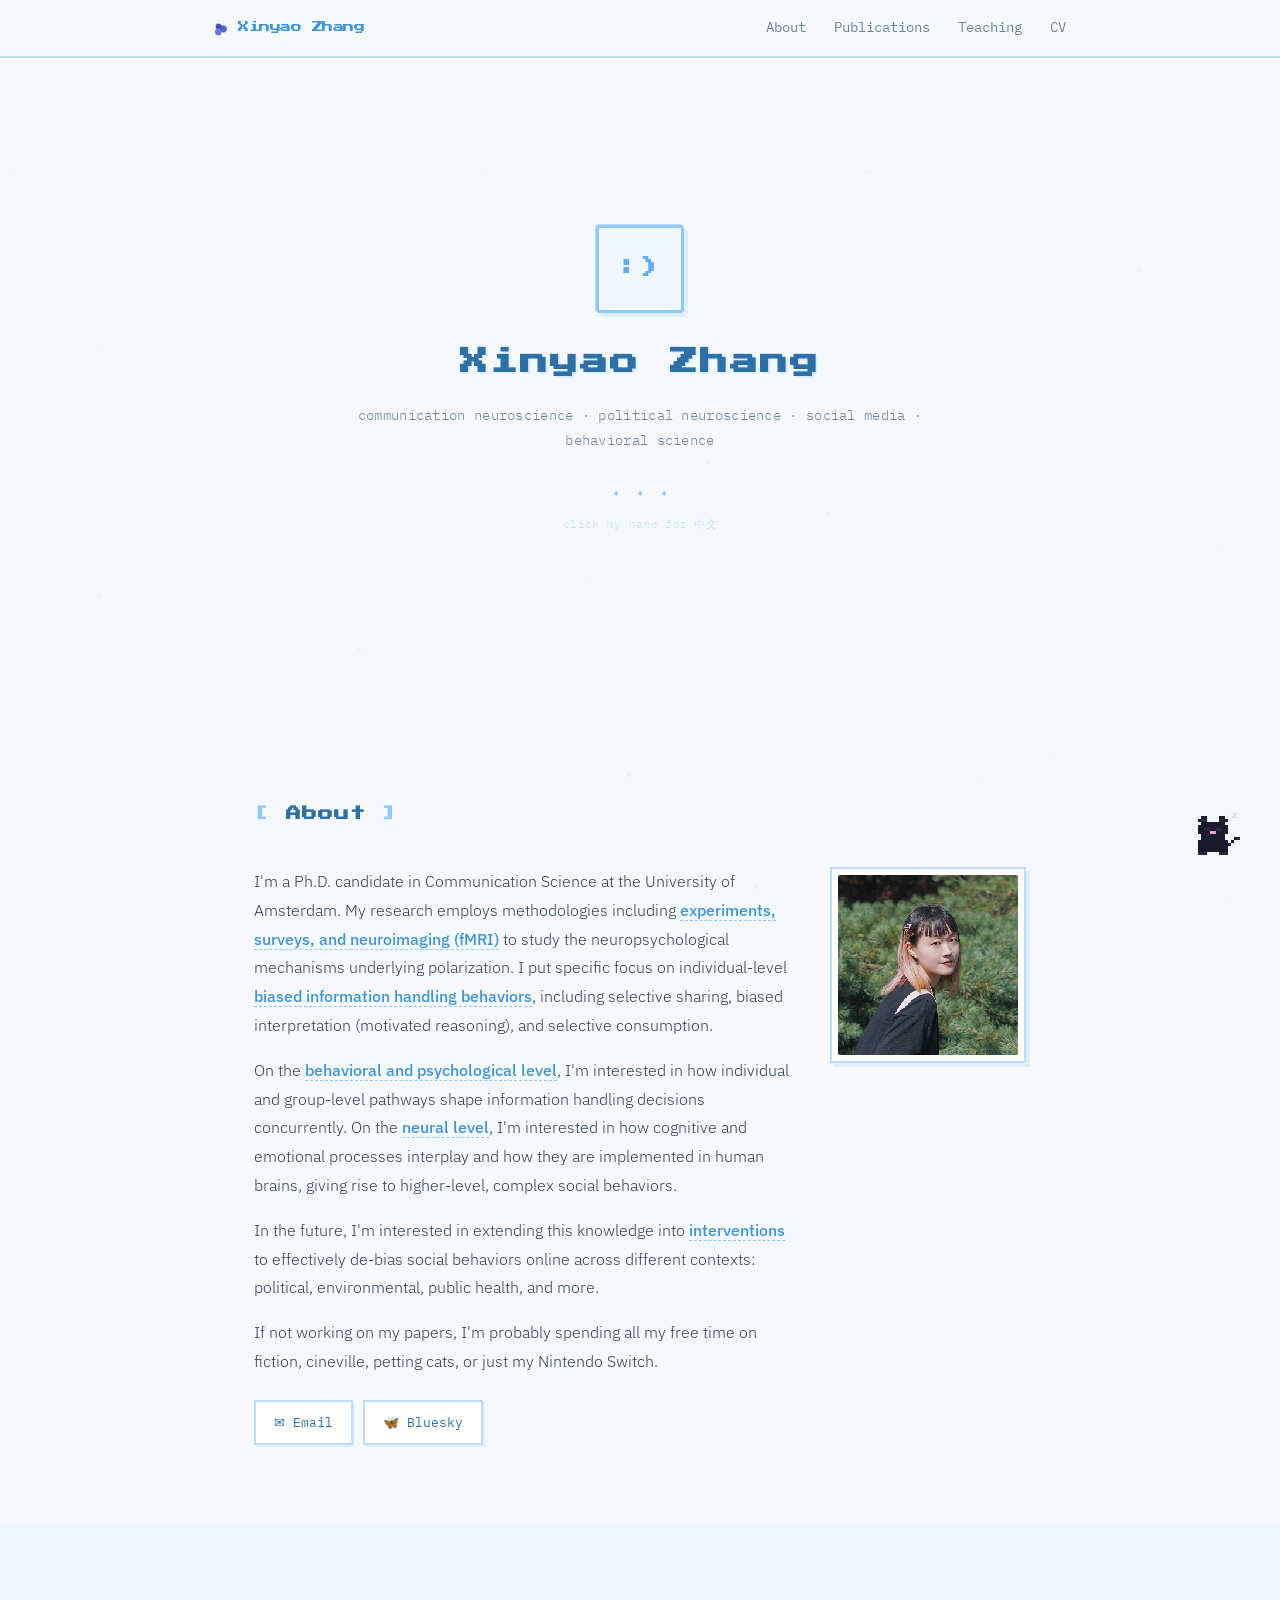
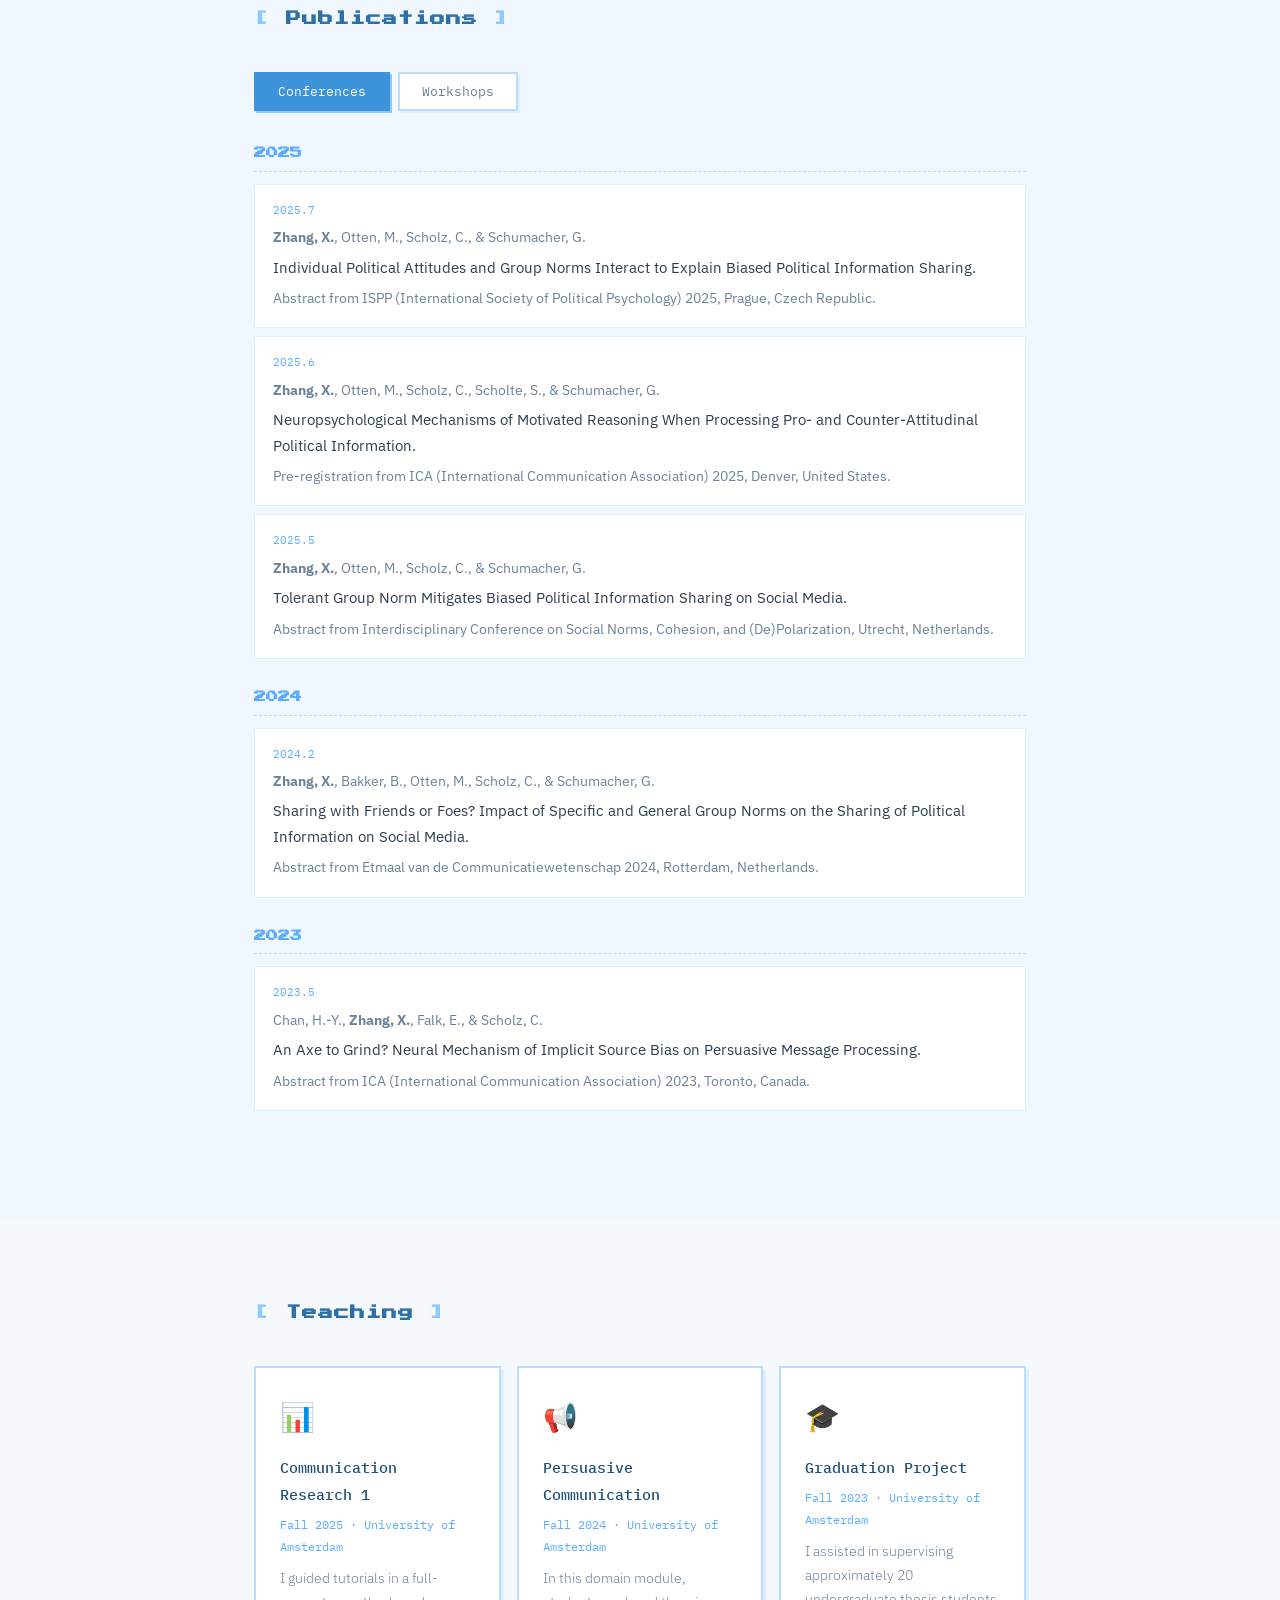
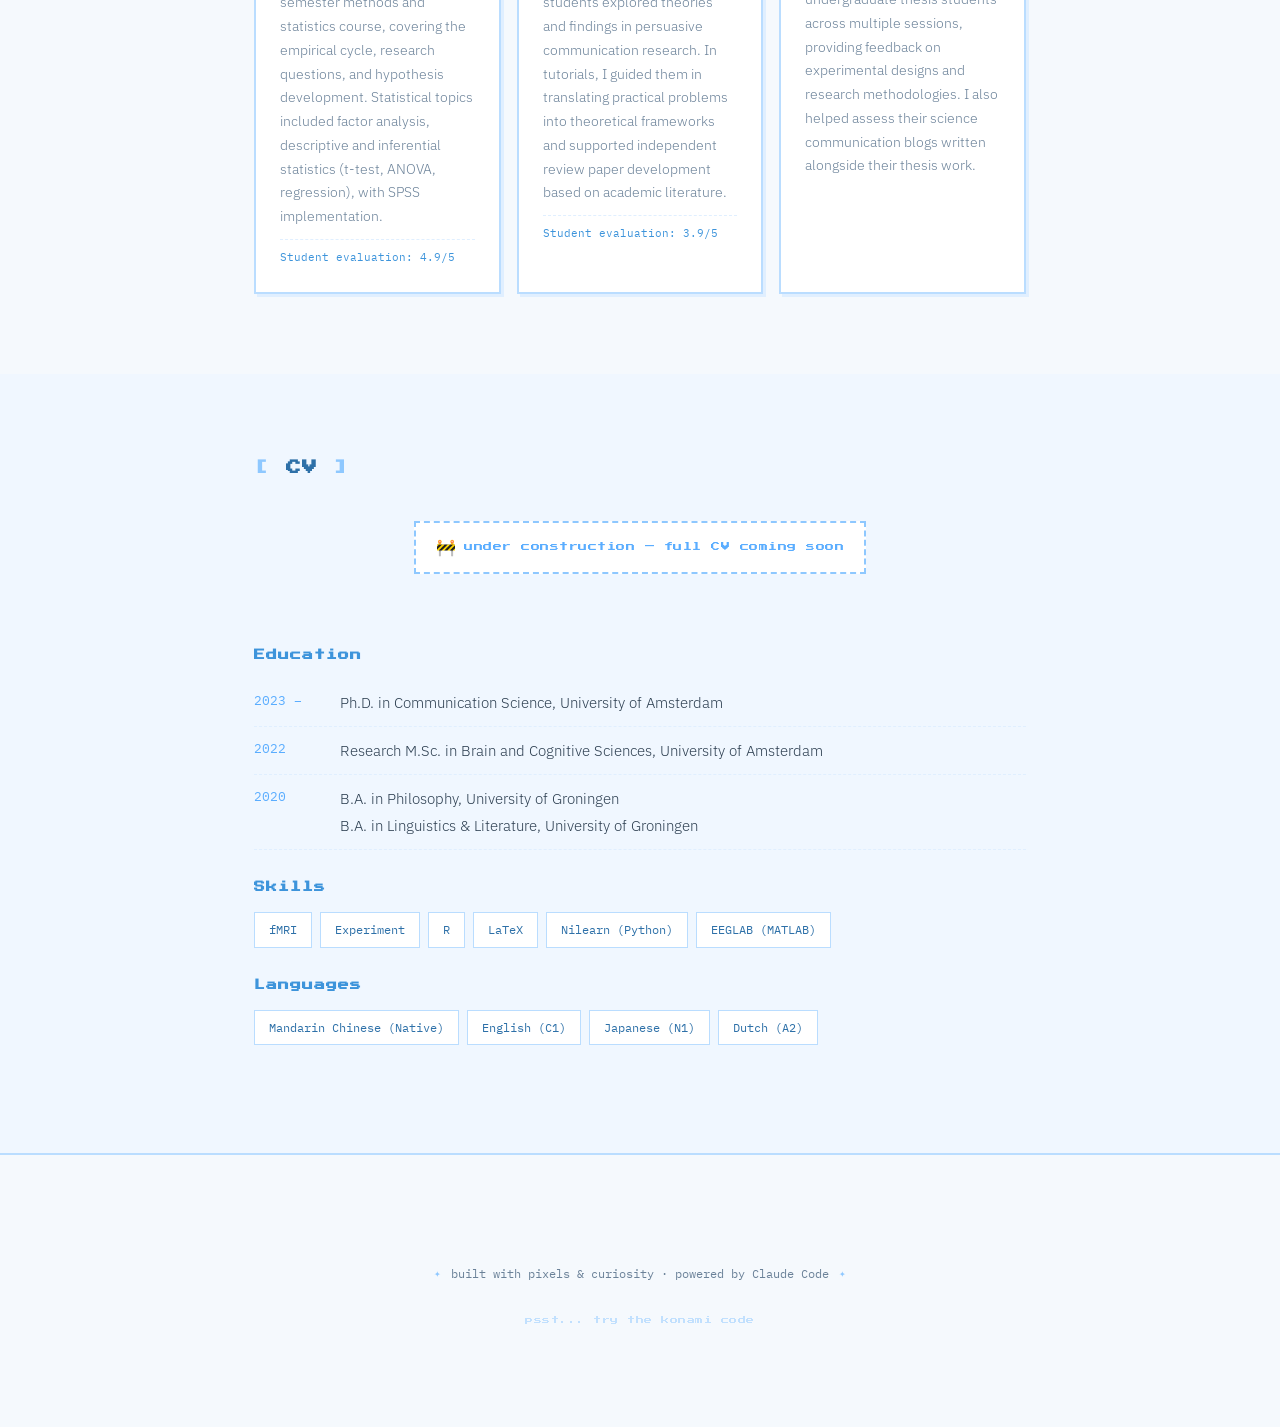
<file: index.html>
<!DOCTYPE html>
<html lang="en">
<head>
  <meta charset="UTF-8">
  <meta name="viewport" content="width=device-width, initial-scale=1.0">
  <title>Xinyao Zhang | Communication Neuroscience Researcher</title>
  <meta name="description" content="Xinyao Zhang (张心瑶) is a Ph.D. candidate in Communication Science at the University of Amsterdam, researching the neuropsychological mechanisms of polarization, biased information handling, and political communication using fMRI and behavioral experiments.">
  <meta name="keywords" content="Xinyao Zhang, 张心瑶, communication neuroscience, political neuroscience, social media, polarization, fMRI, University of Amsterdam, UvA, behavioral science, motivated reasoning">
  <meta name="author" content="Xinyao Zhang">
  <link rel="canonical" href="https://anonymouslimone.github.io/xinyaozhang/">

  <!-- Open Graph (Facebook, LinkedIn, etc.) -->
  <meta property="og:type" content="website">
  <meta property="og:title" content="Xinyao Zhang | Communication Neuroscience Researcher">
  <meta property="og:description" content="Ph.D. candidate at the University of Amsterdam researching neuropsychological mechanisms of polarization and biased information handling.">
  <meta property="og:url" content="https://anonymouslimone.github.io/xinyaozhang/">
  <meta property="og:site_name" content="Xinyao Zhang">
  <meta property="og:locale" content="en_US">

  <!-- Twitter / X -->
  <meta name="twitter:card" content="summary">
  <meta name="twitter:title" content="Xinyao Zhang | Communication Neuroscience Researcher">
  <meta name="twitter:description" content="Ph.D. candidate at the University of Amsterdam researching neuropsychological mechanisms of polarization and biased information handling.">

  <!-- Structured data for Google -->
  <script type="application/ld+json">
  {
    "@context": "https://schema.org",
    "@type": "Person",
    "name": "Xinyao Zhang",
    "alternateName": "张心瑶",
    "url": "https://anonymouslimone.github.io/xinyaozhang/",
    "email": "x.zhang5@uva.nl",
    "jobTitle": "Ph.D. Candidate in Communication Science",
    "affiliation": {
      "@type": "Organization",
      "name": "University of Amsterdam"
    },
    "knowsAbout": ["communication neuroscience", "political neuroscience", "social media", "polarization", "fMRI", "motivated reasoning", "behavioral science"],
    "sameAs": [
      "https://bsky.app/profile/psych-xz.bsky.social"
    ]
  }
  </script>

  <link rel="stylesheet" href="style.css">
  <link rel="icon" href="data:image/svg+xml,<svg xmlns='http://www.w3.org/2000/svg' viewBox='0 0 16 16'><text y='14' font-size='14'>🫐</text></svg>">
</head>
<body>
  <!-- LOADING BAR -->
  <div id="loader-overlay">
    <div class="loader-box">
      <span class="loader-label">loading...</span>
      <div class="loader-track">
        <div class="loader-bar"></div>
      </div>
    </div>
  </div>

  <canvas id="pixel-rain"></canvas>

  <nav id="navbar">
    <div class="nav-inner">
      <a href="#" class="nav-logo">🫐 Xinyao Zhang</a>
      <div class="nav-links">
        <a href="#about">About</a>
        <a href="#publications">Publications</a>
        <a href="#teaching">Teaching</a>
        <a href="#cv">CV</a>
      </div>
      <button class="nav-toggle" aria-label="menu">☰</button>
    </div>
  </nav>

  <main>
    <!-- HERO -->
    <section id="hero">
      <div class="hero-content">
        <div class="pixel-avatar">
          <div class="avatar-placeholder">
            <span>:)</span>
          </div>
        </div>
        <h1 class="glitch-text">
          <span class="name-en">Xinyao Zhang</span>
          <span class="name-zh">张心瑶</span>
        </h1>
        <p class="subtitle">communication neuroscience · political neuroscience · social media · behavioral science</p>
        <div class="hero-decoration">
          <span class="pixel-star">✦</span>
          <span class="pixel-star">✦</span>
          <span class="pixel-star">✦</span>
        </div>
        <p class="name-hint">click my name for 中文</p>
      </div>
    </section>

    <!-- ABOUT -->
    <section id="about">
      <div class="container">
        <h2 class="section-title"><span class="pixel-bracket">[</span> About <span class="pixel-bracket">]</span></h2>
        <div class="about-content">
          <div class="about-text">
            <p>
              I'm a Ph.D. candidate in Communication Science at the University of Amsterdam.
              My research employs methodologies including <span class="highlight">experiments, surveys, and neuroimaging (fMRI)</span>
              to study the neuropsychological mechanisms underlying polarization. I put specific focus on individual-level
              <span class="highlight">biased information handling behaviors</span>, including selective sharing, biased interpretation
              (motivated reasoning), and selective consumption.
            </p>
            <p>
              On the <span class="highlight">behavioral and psychological level</span>, I'm interested in how individual and group-level pathways shape
              information handling decisions concurrently. On the <span class="highlight">neural level</span>, I'm interested in how cognitive and emotional
              processes interplay and how they are implemented in human brains, giving rise to higher-level, complex social behaviors.
            </p>
            <p>
              In the future, I'm interested in extending this knowledge into <span class="highlight">interventions</span> to
              effectively de-bias social behaviors online across different contexts: political, environmental, public health, and more.
            </p>
            <p>
              If not working on my papers, I'm probably spending all my free time on fiction, cineville, petting cats, or just my Nintendo Switch.
            </p>
            <div class="about-links">
              <a href="mailto:x.zhang5@uva.nl" class="pixel-btn">✉ Email</a>
              <a href="https://bsky.app/profile/psych-xz.bsky.social" class="pixel-btn" target="_blank">🦋 Bluesky</a>
            </div>
          </div>
          <div class="about-photo">
            <div class="pixel-frame">
              <img src="photo.jpg" alt="Xinyao Zhang" class="photo-pixelated">
            </div>
          </div>
        </div>
      </div>
    </section>

    <!-- PUBLICATIONS -->
    <section id="publications">
      <div class="container">
        <h2 class="section-title"><span class="pixel-bracket">[</span> Publications <span class="pixel-bracket">]</span></h2>

        <div class="pub-tabs">
          <button class="pub-tab active" data-tab="conference">Conferences</button>
          <button class="pub-tab" data-tab="workshop">Workshops</button>
        </div>

        <div class="pub-panel active" id="tab-conference">
          <div class="pub-year-group">
            <h3 class="pub-year">2025</h3>
            <ul class="pub-list">
              <li class="pub-item">
                <span class="pub-date">2025.7</span>
                <span class="pub-authors"><strong>Zhang, X.</strong>, Otten, M., Scholz, C., &amp; Schumacher, G.</span>
                <span class="pub-title">Individual Political Attitudes and Group Norms Interact to Explain Biased Political Information Sharing.</span>
                <span class="pub-venue">Abstract from ISPP (International Society of Political Psychology) 2025, Prague, Czech Republic.</span>
              </li>
              <li class="pub-item">
                <span class="pub-date">2025.6</span>
                <span class="pub-authors"><strong>Zhang, X.</strong>, Otten, M., Scholz, C., Scholte, S., &amp; Schumacher, G.</span>
                <span class="pub-title">Neuropsychological Mechanisms of Motivated Reasoning When Processing Pro- and Counter-Attitudinal Political Information.</span>
                <span class="pub-venue">Pre-registration from ICA (International Communication Association) 2025, Denver, United States.</span>
              </li>
              <li class="pub-item">
                <span class="pub-date">2025.5</span>
                <span class="pub-authors"><strong>Zhang, X.</strong>, Otten, M., Scholz, C., &amp; Schumacher, G.</span>
                <span class="pub-title">Tolerant Group Norm Mitigates Biased Political Information Sharing on Social Media.</span>
                <span class="pub-venue">Abstract from Interdisciplinary Conference on Social Norms, Cohesion, and (De)Polarization, Utrecht, Netherlands.</span>
              </li>
            </ul>
          </div>
          <div class="pub-year-group">
            <h3 class="pub-year">2024</h3>
            <ul class="pub-list">
              <li class="pub-item">
                <span class="pub-date">2024.2</span>
                <span class="pub-authors"><strong>Zhang, X.</strong>, Bakker, B., Otten, M., Scholz, C., &amp; Schumacher, G.</span>
                <span class="pub-title">Sharing with Friends or Foes? Impact of Specific and General Group Norms on the Sharing of Political Information on Social Media.</span>
                <span class="pub-venue">Abstract from Etmaal van de Communicatiewetenschap 2024, Rotterdam, Netherlands.</span>
              </li>
            </ul>
          </div>
          <div class="pub-year-group">
            <h3 class="pub-year">2023</h3>
            <ul class="pub-list">
              <li class="pub-item">
                <span class="pub-date">2023.5</span>
                <span class="pub-authors">Chan, H.-Y., <strong>Zhang, X.</strong>, Falk, E., &amp; Scholz, C.</span>
                <span class="pub-title">An Axe to Grind? Neural Mechanism of Implicit Source Bias on Persuasive Message Processing.</span>
                <span class="pub-venue">Abstract from ICA (International Communication Association) 2023, Toronto, Canada.</span>
              </li>
            </ul>
          </div>
        </div>

        <div class="pub-panel" id="tab-workshop">
          <div class="pub-year-group">
            <h3 class="pub-year">2026</h3>
            <ul class="pub-list">
              <li class="pub-item">
                <span class="pub-date">2026.1</span>
                <span class="pub-authors">(Host) <strong>Zhang, X.</strong>, Couto de Jesus, G.</span>
                <span class="pub-title">NEUROPOL Symposium: Turning Politics Inside-Out — Bridging Internal and Ecological Validity in Political Neuroscience.</span>
                <span class="pub-venue">Hot Politics Lab. Amsterdam, Netherlands.</span>
              </li>
            </ul>
          </div>
        </div>
      </div>
    </section>

    <!-- TEACHING -->
    <section id="teaching">
      <div class="container">
        <h2 class="section-title"><span class="pixel-bracket">[</span> Teaching <span class="pixel-bracket">]</span></h2>
        <div class="teaching-grid">
          <div class="course-card">
            <div class="course-icon">📊</div>
            <h3 class="course-title">Communication Research 1</h3>
            <p class="course-term">Fall 2025 · University of Amsterdam</p>
            <p class="course-desc">I guided tutorials in a full-semester methods and statistics course, covering the empirical cycle, research questions, and hypothesis development. Statistical topics included factor analysis, descriptive and inferential statistics (t-test, ANOVA, regression), with SPSS implementation.</p>
            <p class="course-eval">Student evaluation: 4.9/5</p>
          </div>
          <div class="course-card">
            <div class="course-icon">📢</div>
            <h3 class="course-title">Persuasive Communication</h3>
            <p class="course-term">Fall 2024 · University of Amsterdam</p>
            <p class="course-desc">In this domain module, students explored theories and findings in persuasive communication research. In tutorials, I guided them in translating practical problems into theoretical frameworks and supported independent review paper development based on academic literature.</p>
            <p class="course-eval">Student evaluation: 3.9/5</p>
          </div>
          <div class="course-card">
            <div class="course-icon">🎓</div>
            <h3 class="course-title">Graduation Project</h3>
            <p class="course-term">Fall 2023 · University of Amsterdam</p>
            <p class="course-desc">I assisted in supervising approximately 20 undergraduate thesis students across multiple sessions, providing feedback on experimental designs and research methodologies. I also helped assess their science communication blogs written alongside their thesis work.</p>
          </div>
        </div>
      </div>
    </section>

    <!-- CV -->
    <section id="cv">
      <div class="container">
        <h2 class="section-title"><span class="pixel-bracket">[</span> CV <span class="pixel-bracket">]</span></h2>
        <div class="cv-content">
          <div class="cv-wip">
            <span class="cv-wip-icon">🚧</span>
            <span class="cv-wip-text">under construction — full CV coming soon</span>
          </div>

          <div class="cv-summary">
            <div class="cv-block">
              <h3>Education</h3>
              <div class="cv-entry">
                <span class="cv-date">2023 –</span>
                <span class="cv-detail">Ph.D. in Communication Science, University of Amsterdam</span>
              </div>
              <div class="cv-entry">
                <span class="cv-date">2022</span>
                <span class="cv-detail">Research M.Sc. in Brain and Cognitive Sciences, University of Amsterdam</span>
              </div>
              <div class="cv-entry">
                <span class="cv-date">2020</span>
                <span class="cv-detail">B.A. in Philosophy, University of Groningen<br>B.A. in Linguistics &amp; Literature, University of Groningen</span>
              </div>
            </div>
            <div class="cv-block">
              <h3>Skills</h3>
              <div class="cv-tags">
                <span class="cv-tag">fMRI</span>
                <span class="cv-tag">Experiment</span>
                <span class="cv-tag">R</span>
                <span class="cv-tag">LaTeX</span>
                <span class="cv-tag">Nilearn (Python)</span>
                <span class="cv-tag">EEGLAB (MATLAB)</span>
              </div>
            </div>
            <div class="cv-block">
              <h3>Languages</h3>
              <div class="cv-tags">
                <span class="cv-tag">Mandarin Chinese (Native)</span>
                <span class="cv-tag">English (C1)</span>
                <span class="cv-tag">Japanese (N1)</span>
                <span class="cv-tag">Dutch (A2)</span>
              </div>
            </div>
          </div>
        </div>
      </div>
    </section>
  </main>

  <footer>
    <div class="container">
      <div class="footer-content">
        <span class="footer-pixel">✦</span>
        <span>built with pixels &amp; curiosity · powered by Claude Code</span>
        <span class="footer-pixel">✦</span>
      </div>
      <div class="footer-hint">psst... try the konami code</div>
    </div>
  </footer>

  <!-- Pixel Black Cat -->
  <div id="pixel-cat" title="meow~">
    <canvas id="cat-canvas" width="72" height="96"></canvas>
  </div>

  <script src="script.js"></script>
</body>
</html>
</file>
<file: style.css>
@import url('https://fonts.googleapis.com/css2?family=Press+Start+2P&family=IBM+Plex+Mono:wght@300;400;500&family=IBM+Plex+Sans:wght@300;400;500&family=Noto+Sans+SC:wght@300;400;500&display=swap');

:root {
  --blue-50: #f0f7ff;
  --blue-100: #e0efff;
  --blue-200: #baddff;
  --blue-300: #8ec8ff;
  --blue-400: #5aadff;
  --blue-500: #3d94db;
  --blue-600: #2d70a8;
  --blue-700: #1e4f78;
  --blue-800: #163a59;
  --blue-900: #0e2439;
  --bg: #f5f9fd;
  --bg-card: #ffffff;
  --text: #2c3e50;
  --text-light: #6b8299;
  --pixel-font: 'Press Start 2P', monospace;
  --body-font: 'IBM Plex Sans', sans-serif;
  --mono-font: 'IBM Plex Mono', monospace;
  --border-pixel: 2px solid var(--blue-200);
}

* { margin: 0; padding: 0; box-sizing: border-box; }

/* LOADER */
#loader-overlay {
  position: fixed;
  inset: 0;
  z-index: 9999;
  background: var(--bg);
  display: flex;
  align-items: center;
  justify-content: center;
  transition: opacity 0.4s ease;
}

#loader-overlay.done {
  opacity: 0;
  pointer-events: none;
}

.loader-box {
  text-align: center;
}

.loader-label {
  font-family: var(--pixel-font);
  font-size: 10px;
  color: var(--blue-400);
  display: block;
  margin-bottom: 12px;
  letter-spacing: 1px;
}

.loader-track {
  width: 200px;
  height: 12px;
  border: 2px solid var(--blue-300);
  background: var(--blue-50);
  position: relative;
  image-rendering: pixelated;
}

.loader-bar {
  height: 100%;
  width: 0%;
  background: var(--blue-400);
  animation: loaderFill 0.7s steps(10) forwards;
}

@keyframes loaderFill {
  0%   { width: 0%; }
  100% { width: 100%; }
}

/* PIXEL CURSOR */
html {
  scroll-behavior: smooth;
  scroll-padding-top: 70px;
  cursor: url("data:image/svg+xml,%3Csvg xmlns='http://www.w3.org/2000/svg' width='16' height='16'%3E%3Crect x='0' y='0' width='2' height='2' fill='%232d70a8'/%3E%3Crect x='2' y='2' width='2' height='2' fill='%232d70a8'/%3E%3Crect x='4' y='4' width='2' height='2' fill='%232d70a8'/%3E%3Crect x='6' y='6' width='2' height='2' fill='%232d70a8'/%3E%3Crect x='0' y='2' width='2' height='2' fill='%232d70a8'/%3E%3Crect x='0' y='4' width='2' height='2' fill='%232d70a8'/%3E%3Crect x='0' y='6' width='2' height='2' fill='%232d70a8'/%3E%3Crect x='0' y='8' width='2' height='2' fill='%232d70a8'/%3E%3Crect x='2' y='8' width='2' height='2' fill='%232d70a8'/%3E%3Crect x='2' y='6' width='2' height='2' fill='%233d94db'/%3E%3Crect x='2' y='4' width='2' height='2' fill='%233d94db'/%3E%3Crect x='4' y='6' width='2' height='2' fill='%233d94db'/%3E%3Crect x='8' y='8' width='2' height='2' fill='%232d70a8'/%3E%3Crect x='10' y='10' width='2' height='2' fill='%232d70a8'/%3E%3C/svg%3E") 0 0, auto;
}

a, button, .pixel-btn, .pub-tab, .nav-toggle {
  cursor: url("data:image/svg+xml,%3Csvg xmlns='http://www.w3.org/2000/svg' width='18' height='18'%3E%3Crect x='4' y='0' width='3' height='3' fill='%233d94db'/%3E%3Crect x='4' y='3' width='3' height='3' fill='%233d94db'/%3E%3Crect x='1' y='6' width='3' height='3' fill='%233d94db'/%3E%3Crect x='4' y='6' width='3' height='3' fill='%235aadff'/%3E%3Crect x='7' y='6' width='3' height='3' fill='%233d94db'/%3E%3Crect x='1' y='9' width='3' height='3' fill='%233d94db'/%3E%3Crect x='4' y='9' width='3' height='3' fill='%235aadff'/%3E%3Crect x='7' y='9' width='3' height='3' fill='%233d94db'/%3E%3Crect x='10' y='9' width='3' height='3' fill='%233d94db'/%3E%3Crect x='4' y='12' width='3' height='3' fill='%233d94db'/%3E%3Crect x='7' y='12' width='3' height='3' fill='%233d94db'/%3E%3C/svg%3E") 5 0, pointer;
}

body {
  font-family: var(--body-font);
  background: var(--bg);
  color: var(--text);
  line-height: 1.8;
  font-size: 16px;
  overflow-x: hidden;
}

#pixel-rain {
  position: fixed;
  top: 0;
  left: 0;
  width: 100%;
  height: 100%;
  pointer-events: none;
  z-index: 0;
  opacity: 0.3;
}

/* EMOJI BOUNCE */
.course-icon,
.nav-logo,
.footer-pixel {
  display: inline-block;
  transition: transform 0.2s ease;
}

.course-icon:hover,
.nav-logo:hover,
.footer-pixel:hover {
  animation: emojiBounce 0.5s ease;
}

@keyframes emojiBounce {
  0%   { transform: translateY(0); }
  20%  { transform: translateY(-6px); }
  40%  { transform: translateY(0); }
  60%  { transform: translateY(-3px); }
  80%  { transform: translateY(0); }
  100% { transform: translateY(0); }
}

/* NAV */
#navbar {
  position: fixed;
  top: 0;
  left: 0;
  right: 0;
  z-index: 100;
  background: rgba(245, 249, 253, 0.92);
  backdrop-filter: blur(8px);
  border-bottom: var(--border-pixel);
  transition: box-shadow 0.3s;
}

#navbar.scrolled {
  box-shadow: 0 2px 12px rgba(61, 148, 219, 0.1);
}

.nav-inner {
  max-width: 900px;
  margin: 0 auto;
  padding: 0 24px;
  height: 56px;
  display: flex;
  align-items: center;
  justify-content: space-between;
}

.nav-logo {
  font-family: var(--pixel-font);
  font-size: 11px;
  color: var(--blue-500);
  text-decoration: none;
  letter-spacing: -0.5px;
}

.nav-links {
  display: flex;
  gap: 28px;
}

.nav-links a {
  font-family: var(--mono-font);
  font-size: 14px;
  font-weight: 400;
  color: var(--text-light);
  text-decoration: none;
  transition: color 0.2s;
  position: relative;
}

.nav-links a:hover {
  color: var(--blue-500);
}

.nav-links a::after {
  content: '';
  position: absolute;
  bottom: -4px;
  left: 0;
  width: 0;
  height: 2px;
  background: var(--blue-400);
  transition: width 0.2s;
}

.nav-links a:hover::after {
  width: 100%;
}

.nav-toggle {
  display: none;
  background: none;
  border: var(--border-pixel);
  font-size: 18px;
  padding: 4px 8px;
  color: var(--blue-500);
}

/* HERO */
#hero {
  min-height: 80vh;
  display: flex;
  align-items: center;
  justify-content: center;
  text-align: center;
  padding: 100px 24px 60px;
  position: relative;
  z-index: 1;
}

.hero-content {
  animation: fadeInUp 0.8s ease;
}

@keyframes fadeInUp {
  from { opacity: 0; transform: translateY(20px); }
  to { opacity: 1; transform: translateY(0); }
}

.pixel-avatar {
  margin-bottom: 24px;
}

.avatar-placeholder {
  width: 88px;
  height: 88px;
  margin: 0 auto;
  border: 3px solid var(--blue-300);
  border-radius: 4px;
  display: flex;
  align-items: center;
  justify-content: center;
  font-family: var(--pixel-font);
  font-size: 22px;
  color: var(--blue-400);
  background: var(--blue-50);
  image-rendering: pixelated;
  position: relative;
  box-shadow:
    4px 4px 0 var(--blue-100),
    -1px -1px 0 var(--blue-200);
  animation: avatarEntrance 1.8s ease forwards;
}

.avatar-placeholder span {
  display: inline-block;
}

@keyframes avatarEntrance {
  0%   { transform: scale(0.8) rotate(-5deg); opacity: 0; }
  20%  { transform: scale(1.1) rotate(3deg); opacity: 1; }
  35%  { transform: scale(0.95) rotate(-2deg); }
  50%  { transform: scale(1.05) rotate(1deg); }
  65%  { transform: scale(0.98) rotate(0deg); }
  80%  { transform: scale(1.02); }
  100% { transform: scale(1) rotate(0deg); }
}

.avatar-placeholder:hover {
  animation: avatarWiggle 0.6s ease;
  border-color: var(--blue-400);
}

@keyframes avatarWiggle {
  0%   { transform: rotate(0deg); }
  25%  { transform: rotate(-6deg) scale(1.05); }
  50%  { transform: rotate(6deg) scale(1.05); }
  75%  { transform: rotate(-3deg); }
  100% { transform: rotate(0deg); }
}

.glitch-text {
  font-family: var(--pixel-font);
  font-size: 28px;
  color: var(--blue-600);
  letter-spacing: 2px;
  margin-bottom: 16px;
  text-shadow: 2px 2px 0 var(--blue-100);
  position: relative;
}

.name-en,
.name-zh {
  transition: opacity 0.35s ease, transform 0.35s ease;
}

.name-zh {
  position: absolute;
  left: 50%;
  top: 0;
  transform: translateX(-50%);
  opacity: 0;
  white-space: nowrap;
  font-family: 'Noto Sans SC', sans-serif;
  font-weight: 400;
  letter-spacing: 6px;
}

/* Click toggle — works on all devices */
.glitch-text.show-zh .name-en {
  opacity: 0;
  transform: translateY(-4px);
}

.glitch-text.show-zh .name-zh {
  opacity: 1;
  transform: translateX(-50%) translateY(0);
}

.subtitle {
  font-family: var(--mono-font);
  font-size: 14px;
  font-weight: 300;
  color: var(--text-light);
  max-width: 580px;
  margin: 0 auto;
  letter-spacing: 0.3px;
}

.hero-decoration {
  margin-top: 32px;
  display: flex;
  justify-content: center;
  gap: 16px;
}

.pixel-star {
  color: var(--blue-300);
  font-size: 10px;
  animation: twinkle 3s ease-in-out infinite;
}

.pixel-star:nth-child(2) { animation-delay: 1s; }
.pixel-star:nth-child(3) { animation-delay: 2s; }

@keyframes twinkle {
  0%, 100% { opacity: 0.3; }
  50% { opacity: 1; }
}

.name-hint {
  font-family: var(--mono-font);
  font-size: 11px;
  color: var(--blue-300);
  margin-top: 12px;
  opacity: 0.45;
  letter-spacing: 0.3px;
  font-weight: 300;
}


/* SECTIONS */
section {
  position: relative;
  z-index: 1;
}

.container {
  max-width: 820px;
  margin: 0 auto;
  padding: 80px 24px;
}

.section-title {
  font-family: var(--pixel-font);
  font-size: 15px;
  color: var(--blue-600);
  margin-bottom: 40px;
  letter-spacing: 1px;
}

.pixel-bracket {
  color: var(--blue-300);
}

/* ABOUT */
.about-content {
  display: flex;
  gap: 40px;
  align-items: flex-start;
}

.about-text {
  flex: 1;
}

.about-text p {
  margin-bottom: 16px;
  color: var(--text);
  font-weight: 300;
  font-size: 16px;
  line-height: 1.8;
}

.highlight {
  color: var(--blue-500);
  font-weight: 500;
  border-bottom: 1px dashed var(--blue-300);
}

.about-links {
  margin-top: 24px;
  display: flex;
  flex-wrap: wrap;
  gap: 10px;
}

.pixel-btn {
  font-family: var(--mono-font);
  font-size: 13px;
  padding: 9px 18px;
  border: var(--border-pixel);
  background: var(--bg-card);
  color: var(--blue-600);
  text-decoration: none;
  transition: all 0.2s;
  display: inline-block;
  box-shadow: 2px 2px 0 var(--blue-100);
}

.pixel-btn:hover {
  background: var(--blue-50);
  transform: translate(-1px, -1px);
  box-shadow: 3px 3px 0 var(--blue-200);
}

/* ABOUT PHOTO */
.about-photo {
  flex-shrink: 0;
}

.about-photo .pixel-frame {
  border: var(--border-pixel);
  padding: 6px;
  background: var(--bg-card);
  box-shadow: 4px 4px 0 var(--blue-100);
}

.photo-pixelated {
  width: 180px;
  height: auto;
  display: block;
  image-rendering: pixelated;
  border-radius: 2px;
}

.pixel-frame {
  border: var(--border-pixel);
  padding: 16px;
  background: var(--bg-card);
  box-shadow: 4px 4px 0 var(--blue-100);
}

/* PUBLICATIONS */
#publications {
  background: var(--blue-50);
}

.pub-tabs {
  display: flex;
  gap: 8px;
  margin-bottom: 32px;
}

.pub-tab {
  font-family: var(--mono-font);
  font-size: 13px;
  padding: 9px 22px;
  border: var(--border-pixel);
  background: var(--bg-card);
  color: var(--text-light);
  transition: all 0.2s;
  box-shadow: 2px 2px 0 var(--blue-100);
}

.pub-tab.active {
  background: var(--blue-500);
  color: white;
  border-color: var(--blue-500);
  box-shadow: 2px 2px 0 var(--blue-300);
}

.pub-tab:hover:not(.active) {
  background: var(--blue-100);
}

.pub-panel {
  display: none;
}

.pub-panel.active {
  display: block;
  animation: fadeIn 0.3s ease;
}

@keyframes fadeIn {
  from { opacity: 0; }
  to { opacity: 1; }
}

.pub-year-group {
  margin-bottom: 28px;
}

.pub-year {
  font-family: var(--pixel-font);
  font-size: 12px;
  color: var(--blue-400);
  margin-bottom: 12px;
  padding-bottom: 6px;
  border-bottom: 1px dashed var(--blue-200);
}

.pub-list {
  list-style: none;
}

.pub-item {
  padding: 16px 18px;
  background: var(--bg-card);
  border: 1px solid var(--blue-100);
  margin-bottom: 8px;
  transition: border-color 0.2s;
  line-height: 1.7;
}

.pub-item:hover {
  border-color: var(--blue-300);
}

.pub-date {
  font-family: var(--mono-font);
  font-size: 11px;
  color: var(--blue-400);
  display: block;
  margin-bottom: 4px;
}

.pub-authors {
  font-size: 14px;
  color: var(--text-light);
}

.pub-title {
  display: block;
  font-weight: 400;
  font-size: 15px;
  color: var(--text);
  margin: 4px 0;
}

.pub-venue {
  font-size: 14px;
  color: var(--text-light);
}

.pub-links {
  display: inline-flex;
  gap: 8px;
  margin-left: 8px;
}

.pub-link {
  font-family: var(--mono-font);
  font-size: 12px;
  color: var(--blue-500);
  text-decoration: none;
  transition: color 0.2s;
}

.pub-link:hover {
  color: var(--blue-700);
}

/* TEACHING */
.teaching-grid {
  display: grid;
  grid-template-columns: repeat(auto-fit, minmax(230px, 1fr));
  gap: 16px;
}

.course-card {
  background: var(--bg-card);
  border: var(--border-pixel);
  padding: 24px;
  box-shadow: 3px 3px 0 var(--blue-100);
  transition: all 0.2s;
}

.course-card:hover {
  transform: translate(-2px, -2px);
  box-shadow: 5px 5px 0 var(--blue-200);
}

.course-icon {
  font-size: 28px;
  margin-bottom: 12px;
}

.course-title {
  font-family: var(--mono-font);
  font-size: 15px;
  font-weight: 500;
  color: var(--blue-700);
  margin-bottom: 6px;
}

.course-term {
  font-family: var(--mono-font);
  font-size: 12px;
  color: var(--blue-400);
  margin-bottom: 10px;
}

.course-desc {
  font-size: 14px;
  color: var(--text-light);
  font-weight: 300;
  line-height: 1.7;
}

.course-eval {
  font-family: var(--mono-font);
  font-size: 11px;
  color: var(--blue-500);
  margin-top: 10px;
  padding-top: 8px;
  border-top: 1px dashed var(--blue-100);
}

/* CV */
#cv {
  background: var(--blue-50);
}

.cv-content {
  text-align: center;
}

.cv-wip {
  display: inline-flex;
  align-items: center;
  gap: 8px;
  padding: 10px 20px;
  border: 2px dashed var(--blue-300);
  background: var(--bg-card);
  margin-bottom: 32px;
}

.cv-wip-icon {
  font-size: 16px;
}

.cv-wip-text {
  font-family: var(--pixel-font);
  font-size: 9px;
  color: var(--blue-400);
  letter-spacing: 0.5px;
}

.cv-summary {
  margin-top: 40px;
  text-align: left;
}

.cv-block {
  margin-bottom: 28px;
}

.cv-block h3 {
  font-family: var(--pixel-font);
  font-size: 11px;
  color: var(--blue-500);
  margin-bottom: 14px;
  letter-spacing: 1px;
}

.cv-entry {
  display: flex;
  gap: 16px;
  padding: 10px 0;
  border-bottom: 1px dashed var(--blue-100);
}

.cv-date {
  font-family: var(--mono-font);
  font-size: 13px;
  color: var(--blue-400);
  flex-shrink: 0;
  min-width: 70px;
}

.cv-detail {
  font-size: 15px;
  font-weight: 300;
}

.cv-tags {
  display: flex;
  flex-wrap: wrap;
  gap: 8px;
}

.cv-tag {
  font-family: var(--mono-font);
  font-size: 12px;
  padding: 6px 14px;
  background: var(--bg-card);
  border: 1px solid var(--blue-200);
  color: var(--blue-600);
}

/* PIXEL CAT */
#pixel-cat {
  position: fixed;
  bottom: 12px;
  right: 16px;
  z-index: 99;
  width: 72px;
  height: 96px;
  image-rendering: pixelated;
  overflow: visible;
}

#cat-canvas {
  image-rendering: pixelated;
  image-rendering: crisp-edges;
  overflow: visible;
}

/* FOOTER */
footer {
  position: relative;
  z-index: 1;
  border-top: var(--border-pixel);
  background: var(--bg);
}

.footer-content {
  text-align: center;
  padding: 28px 0;
  font-family: var(--mono-font);
  font-size: 12px;
  color: var(--text-light);
  display: flex;
  align-items: center;
  justify-content: center;
  gap: 10px;
}

.footer-pixel {
  color: var(--blue-300);
  font-size: 8px;
}

.footer-link {
  color: var(--blue-400);
  text-decoration: none;
  border-bottom: 1px dashed var(--blue-300);
  transition: color 0.2s;
}

.footer-link:hover {
  color: var(--blue-500);
}

.footer-hint {
  text-align: center;
  padding: 0 0 20px;
  font-family: var(--pixel-font);
  font-size: 8px;
  color: var(--blue-300);
  letter-spacing: 0.5px;
  opacity: 0.5;
  transition: opacity 0.3s;
}

.footer-hint:hover {
  opacity: 0.8;
}

/* MOBILE */
@media (max-width: 640px) {
  .nav-links { display: none; }
  .nav-links.open {
    display: flex;
    flex-direction: column;
    position: absolute;
    top: 56px;
    left: 0;
    right: 0;
    background: rgba(245, 249, 253, 0.98);
    border-bottom: var(--border-pixel);
    padding: 16px 24px;
    gap: 16px;
  }
  .nav-toggle { display: block; }

  .glitch-text { font-size: 20px; }
  .subtitle { font-size: 13px; }

  .about-content {
    flex-direction: column;
  }
  .about-photo {
    align-self: center;
  }
  .about-photo .pixel-frame {
    max-width: 160px;
    margin: 0 auto;
  }
  .photo-pixelated {
    width: 100%;
  }

  .pub-tabs { flex-direction: column; }

  .teaching-grid {
    grid-template-columns: 1fr;
  }

  .cv-entry {
    flex-direction: column;
    gap: 4px;
  }

  #pixel-cat {
    bottom: 10px;
    right: 10px;
  }
}

/* SCROLL REVEAL */
.reveal {
  opacity: 0;
  transform: translateY(16px);
  transition: opacity 0.6s ease, transform 0.6s ease;
}

.reveal.visible {
  opacity: 1;
  transform: translateY(0);
}

/* NIGHT MODE — auto-applied 8pm–7am */
body.night-mode {
  --bg: #0e1a2e;
  --bg-card: #152238;
  --text: #c0d0e0;
  --text-light: #7090b0;
  --blue-50: #0e1a2e;
  --blue-100: #152a42;
  --blue-200: #1e3a5a;
  --blue-300: #2a5a8a;
  --blue-400: #4a8ac0;
  --blue-500: #5aa0d8;
  --blue-600: #70b0e0;
  --blue-700: #90c8f0;
  --blue-800: #b0d8f8;
  --blue-900: #d0e8ff;
  --border-pixel: 2px solid var(--blue-200);
}

body.night-mode #navbar {
  background: rgba(14, 26, 46, 0.92);
}

body.night-mode #loader-overlay {
  background: var(--bg);
}

body.night-mode #publications,
body.night-mode #cv {
  background: #0a1420;
}

body.night-mode .nav-links.open {
  background: rgba(14, 26, 46, 0.98);
}

body.night-mode .pub-tab.active {
  border-color: var(--blue-500);
}

/* KONAMI MODE — Game Boy green palette, 5 seconds */
body.konami-mode {
  --bg: #c4cfa1;
  --bg-card: #b5c28e;
  --text: #1a2b0f;
  --text-light: #3a5020;
  --blue-50: #d4dfc0;
  --blue-100: #c4cfa1;
  --blue-200: #8a9f5a;
  --blue-300: #6a8030;
  --blue-400: #4a6020;
  --blue-500: #3a5010;
  --blue-600: #2a3a08;
  --blue-700: #1a2b0f;
  --blue-800: #0f1a08;
  --blue-900: #081008;
  --border-pixel: 2px solid #6a8030;
  transition: all 0.4s ease;
}

body.konami-mode #navbar {
  background: rgba(196, 207, 161, 0.92);
}

body.konami-mode #loader-overlay {
  background: var(--bg);
}

body.konami-mode #publications,
body.konami-mode #cv {
  background: #aabb80;
}

body.konami-mode .nav-links.open {
  background: rgba(196, 207, 161, 0.98);
}

body.konami-mode .pub-tab.active {
  background: #3a5010;
  border-color: #3a5010;
}

body.konami-mode .highlight {
  color: #3a5010;
  border-bottom-color: #6a8030;
}

body.konami-mode #pixel-rain {
  opacity: 0.15;
}
</file>
